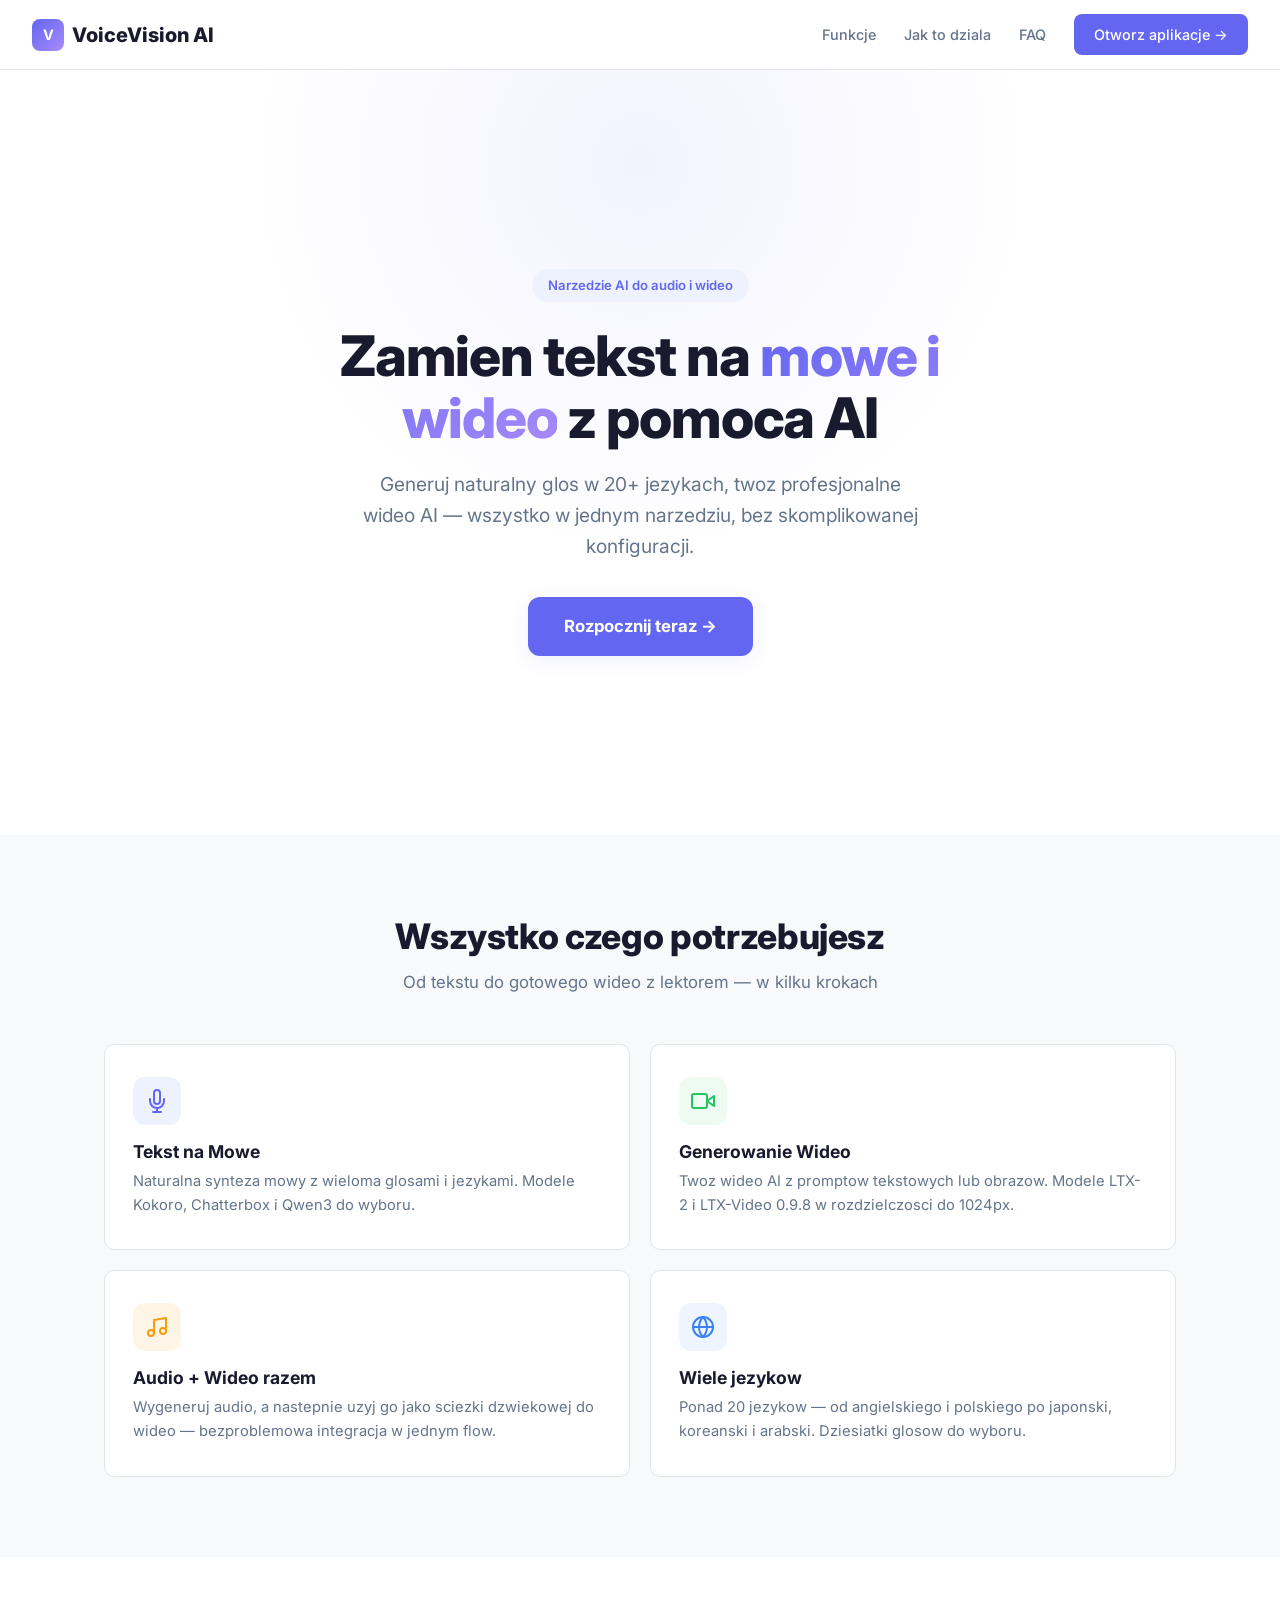
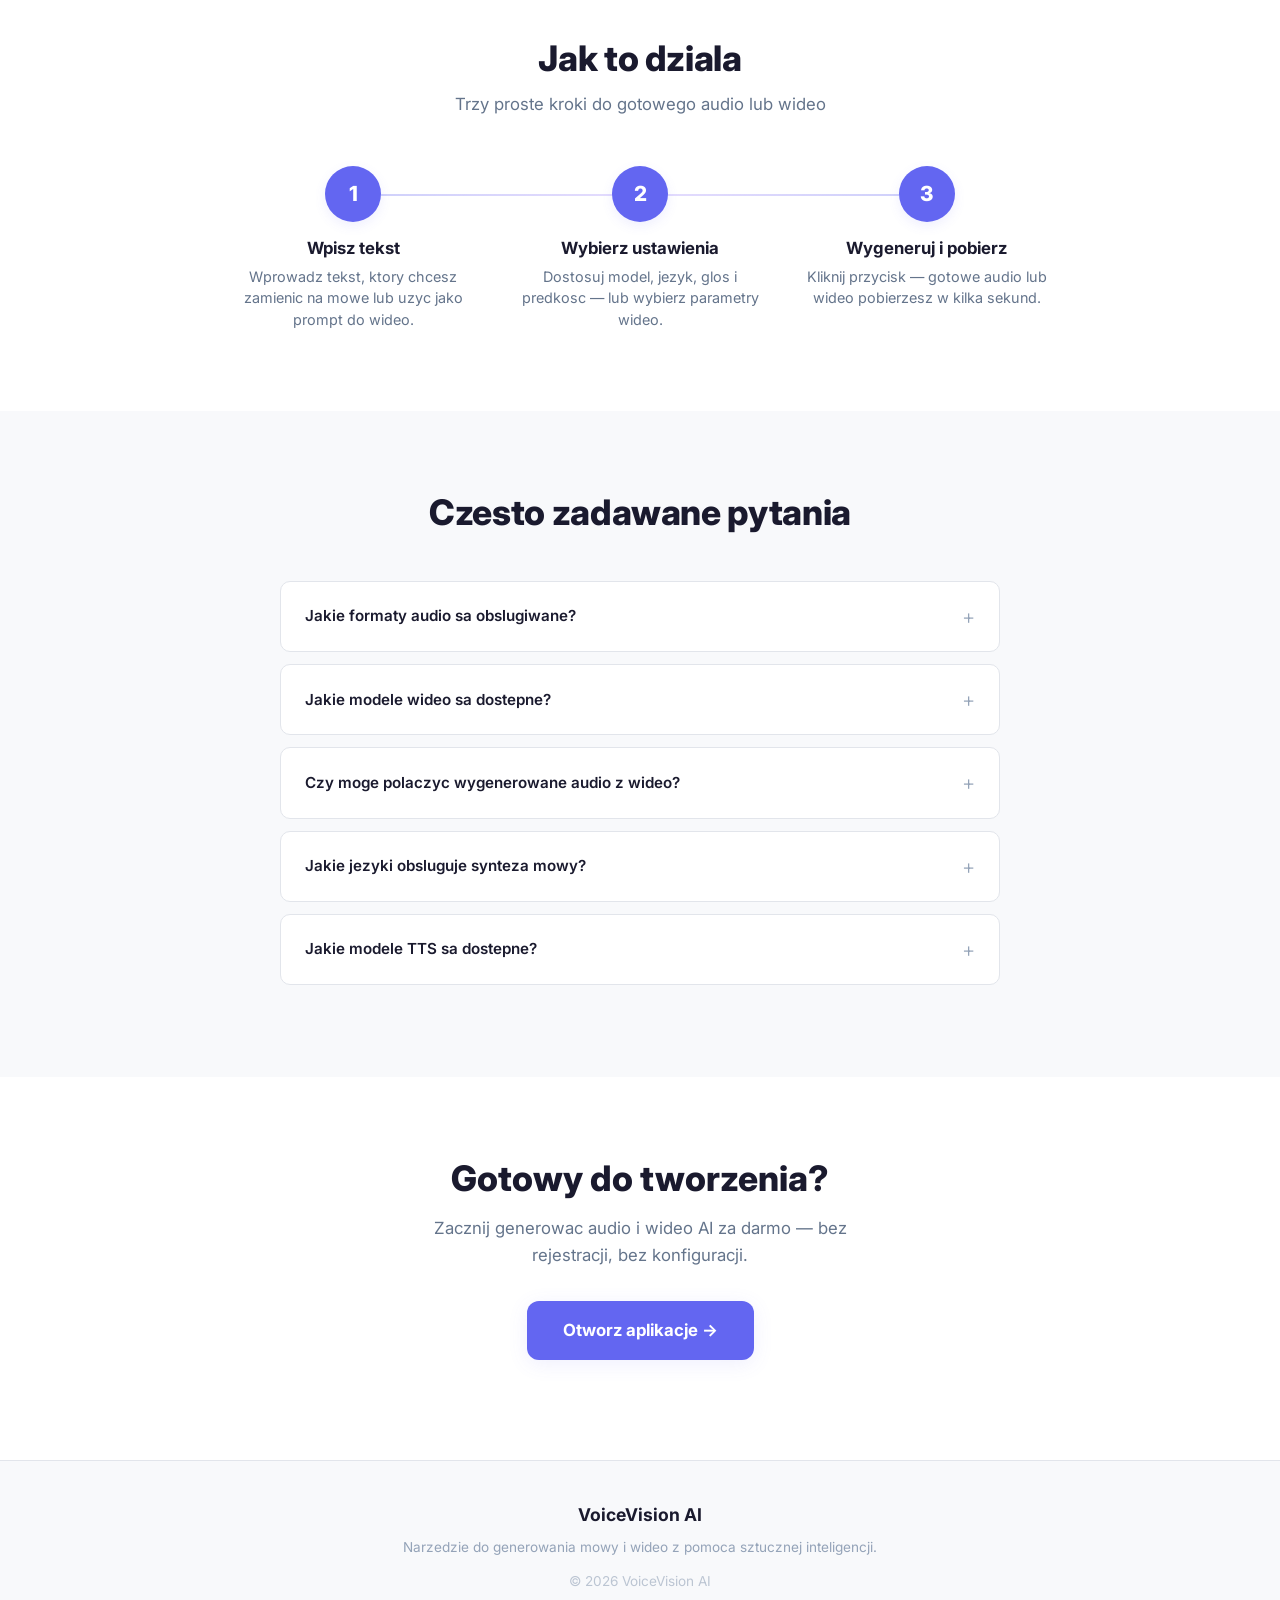
<file: index.html>
<!DOCTYPE html>
<html lang="pl">
<head>
<meta charset="UTF-8">
<meta name="viewport" content="width=device-width, initial-scale=1.0">
<title>VoiceVision AI — Zamien tekst na mowe i wideo z pomoca AI</title>
<link rel="preconnect" href="https://fonts.googleapis.com">
<link rel="preconnect" href="https://fonts.gstatic.com" crossorigin>
<link href="https://fonts.googleapis.com/css2?family=Inter:wght@400;500;600;700;800&display=swap" rel="stylesheet">
<link rel="stylesheet" href="styles/shared.css">
<link rel="stylesheet" href="styles/landing.css">
</head>
<body>

<!-- Navigation -->
<nav class="nav">
  <a href="index.html" class="nav-logo">
    <div class="logo-icon">V</div>
    VoiceVision AI
  </a>
  <button class="nav-hamburger" id="navToggle" aria-label="Menu">
    <span></span><span></span><span></span>
  </button>
  <ul class="nav-links" id="navLinks">
    <li><a href="#features">Funkcje</a></li>
    <li><a href="#how-it-works">Jak to dziala</a></li>
    <li><a href="#faq">FAQ</a></li>
    <li><a href="app.html" class="nav-cta">Otworz aplikacje &rarr;</a></li>
  </ul>
</nav>

<!-- ===== Hero ===== -->
<section class="hero">
  <div class="hero-badge fade-up">Narzedzie AI do audio i wideo</div>
  <h1 class="fade-up">Zamien tekst na <span class="gradient-text">mowe i wideo</span> z pomoca AI</h1>
  <p class="hero-sub fade-up">Generuj naturalny glos w 20+ jezykach, twoz profesjonalne wideo AI — wszystko w jednym narzedziu, bez skomplikowanej konfiguracji.</p>
  <a href="app.html" class="hero-cta fade-up">Rozpocznij teraz &rarr;</a>
</section>

<!-- ===== Features ===== -->
<section class="section section-alt" id="features">
  <div class="container">
    <div class="section-header fade-up">
      <h2>Wszystko czego potrzebujesz</h2>
      <p>Od tekstu do gotowego wideo z lektorem — w kilku krokach</p>
    </div>

    <div class="features-grid">
      <div class="feature-card fade-up">
        <div class="feature-icon indigo">
          <svg width="24" height="24" fill="none" stroke="currentColor" stroke-width="2" stroke-linecap="round" stroke-linejoin="round" style="color:var(--accent)"><path d="M12 1a3 3 0 0 0-3 3v8a3 3 0 0 0 6 0V4a3 3 0 0 0-3-3z"/><path d="M19 10v2a7 7 0 0 1-14 0v-2"/><line x1="12" y1="19" x2="12" y2="23"/><line x1="8" y1="23" x2="16" y2="23"/></svg>
        </div>
        <h3>Tekst na Mowe</h3>
        <p>Naturalna synteza mowy z wieloma glosami i jezykami. Modele Kokoro, Chatterbox i Qwen3 do wyboru.</p>
      </div>

      <div class="feature-card fade-up">
        <div class="feature-icon green">
          <svg width="24" height="24" fill="none" stroke="currentColor" stroke-width="2" stroke-linecap="round" stroke-linejoin="round" style="color:var(--green)"><polygon points="23 7 16 12 23 17 23 7"/><rect x="1" y="5" width="15" height="14" rx="2" ry="2"/></svg>
        </div>
        <h3>Generowanie Wideo</h3>
        <p>Twoz wideo AI z promptow tekstowych lub obrazow. Modele LTX-2 i LTX-Video 0.9.8 w rozdzielczosci do 1024px.</p>
      </div>

      <div class="feature-card fade-up">
        <div class="feature-icon orange">
          <svg width="24" height="24" fill="none" stroke="currentColor" stroke-width="2" stroke-linecap="round" stroke-linejoin="round" style="color:var(--orange)"><path d="M9 18V5l12-2v13"/><circle cx="6" cy="18" r="3"/><circle cx="18" cy="16" r="3"/></svg>
        </div>
        <h3>Audio + Wideo razem</h3>
        <p>Wygeneruj audio, a nastepnie uzyj go jako sciezki dzwiekowej do wideo — bezproblemowa integracja w jednym flow.</p>
      </div>

      <div class="feature-card fade-up">
        <div class="feature-icon blue">
          <svg width="24" height="24" fill="none" stroke="currentColor" stroke-width="2" stroke-linecap="round" stroke-linejoin="round" style="color:#3b82f6"><circle cx="12" cy="12" r="10"/><line x1="2" y1="12" x2="22" y2="12"/><path d="M12 2a15.3 15.3 0 0 1 4 10 15.3 15.3 0 0 1-4 10 15.3 15.3 0 0 1-4-10 15.3 15.3 0 0 1 4-10z"/></svg>
        </div>
        <h3>Wiele jezykow</h3>
        <p>Ponad 20 jezykow — od angielskiego i polskiego po japonski, koreanski i arabski. Dziesiatki glosow do wyboru.</p>
      </div>
    </div>
  </div>
</section>

<!-- ===== How it Works ===== -->
<section class="section" id="how-it-works">
  <div class="container">
    <div class="section-header fade-up">
      <h2>Jak to dziala</h2>
      <p>Trzy proste kroki do gotowego audio lub wideo</p>
    </div>

    <div class="steps-container fade-up">
      <div class="step">
        <div class="step-number">1</div>
        <h3>Wpisz tekst</h3>
        <p>Wprowadz tekst, ktory chcesz zamienic na mowe lub uzyc jako prompt do wideo.</p>
      </div>
      <div class="step">
        <div class="step-number">2</div>
        <h3>Wybierz ustawienia</h3>
        <p>Dostosuj model, jezyk, glos i predkosc — lub wybierz parametry wideo.</p>
      </div>
      <div class="step">
        <div class="step-number">3</div>
        <h3>Wygeneruj i pobierz</h3>
        <p>Kliknij przycisk — gotowe audio lub wideo pobierzesz w kilka sekund.</p>
      </div>
    </div>
  </div>
</section>

<!-- ===== FAQ ===== -->
<section class="section section-alt" id="faq">
  <div class="container">
    <div class="section-header fade-up">
      <h2>Czesto zadawane pytania</h2>
    </div>

    <div class="faq-list">
      <details class="faq-item fade-up">
        <summary>Jakie formaty audio sa obslugiwane?</summary>
        <div class="faq-answer">Generowanie audio obsluguje formaty MP3 i WAV. Do uploadu jako sciezke dzwiekowa do wideo mozesz uzyc MP3, WAV, OGG, AAC, WEBM i FLAC (max 10MB).</div>
      </details>

      <details class="faq-item fade-up">
        <summary>Jakie modele wideo sa dostepne?</summary>
        <div class="faq-answer">Dostepne sa dwa modele: LTX-2 19B (rozdzielczosc do 1024px, 24fps, 49-241 klatek) oraz LTX-Video 0.9.8 (do 768px, 30fps, 30-120 klatek). Mozesz tez wygenerowac obraz jako pierwsza klatke wideo.</div>
      </details>

      <details class="faq-item fade-up">
        <summary>Czy moge polaczyc wygenerowane audio z wideo?</summary>
        <div class="faq-answer">Tak! Wygeneruj audio w zakladce "Generuj Audio", a nastepnie kliknij "Uzyj w tworzeniu wideo" — audio zostanie automatycznie uzyte jako sciezka dzwiekowa. Po wygenerowaniu wideo mozesz je polaczyc i pobrac jako jeden plik.</div>
      </details>

      <details class="faq-item fade-up">
        <summary>Jakie jezyki obsluguje synteza mowy?</summary>
        <div class="faq-answer">Kokoro obsluguje: angielski (US/UK), hiszpanski, francuski, hindi, wloski i portugalski. Chatterbox: 20+ jezykow w tym polski, niemiecki, japonski, koreanski, arabski i wiecej. Qwen3 TTS: 10 jezykow w tym angielski, chinsko, japonski, koreanski.</div>
      </details>

      <details class="faq-item fade-up">
        <summary>Jakie modele TTS sa dostepne?</summary>
        <div class="faq-answer">Kokoro — szybki i naturalny, z wieloma glosami i regulowana predkoscia (0.5-2x). Chatterbox — wielojezyczny z 20+ jezykami. Qwen3 TTS — premium, 10 jezykow z 7 glosami do wyboru.</div>
      </details>
    </div>
  </div>
</section>

<!-- ===== CTA Section ===== -->
<section class="section" style="text-align:center; padding-bottom:100px;">
  <div class="container fade-up">
    <h2 style="font-size:clamp(1.6rem, 3.5vw, 2.2rem); font-weight:800; margin-bottom:16px;">Gotowy do tworzenia?</h2>
    <p style="font-size:1.05rem; color:var(--text-secondary); margin-bottom:32px; max-width:480px; margin-left:auto; margin-right:auto;">Zacznij generowac audio i wideo AI za darmo — bez rejestracji, bez konfiguracji.</p>
    <a href="app.html" class="hero-cta">Otworz aplikacje &rarr;</a>
  </div>
</section>

<!-- ===== Footer ===== -->
<footer class="footer">
  <div class="footer-logo">VoiceVision AI</div>
  <p class="footer-text">Narzedzie do generowania mowy i wideo z pomoca sztucznej inteligencji.</p>
  <p class="footer-text" style="margin-top:12px; opacity:0.6;">&copy; 2026 VoiceVision AI</p>
</footer>

<script>
// Mobile nav toggle
document.getElementById('navToggle').addEventListener('click', () => {
  document.getElementById('navLinks').classList.toggle('open');
});

// Close mobile nav on link click
document.querySelectorAll('.nav-links a').forEach(link => {
  link.addEventListener('click', () => {
    document.getElementById('navLinks').classList.remove('open');
  });
});

// Fade-up animation on scroll
const observer = new IntersectionObserver((entries) => {
  entries.forEach(entry => {
    if (entry.isIntersecting) {
      entry.target.classList.add('visible');
    }
  });
}, { threshold: 0.1, rootMargin: '0px 0px -40px 0px' });

document.querySelectorAll('.fade-up').forEach(el => observer.observe(el));
</script>
</body>
</html>
</file>
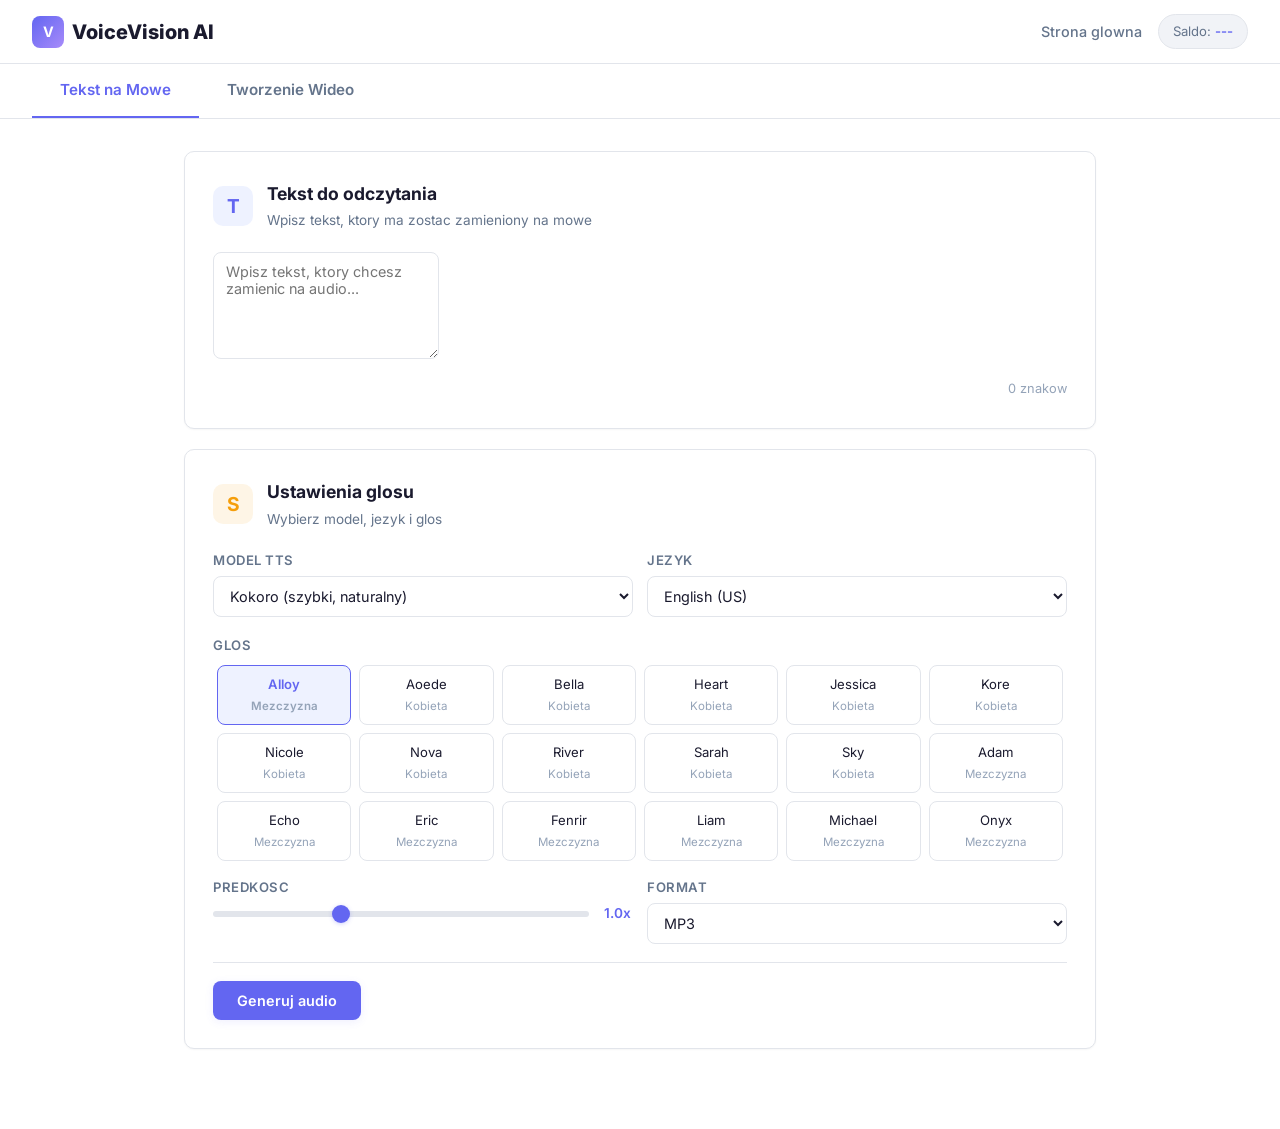
<file: app.html>
<!DOCTYPE html>
<html lang="pl">
<head>
<meta charset="UTF-8">
<meta name="viewport" content="width=device-width, initial-scale=1.0">
<title>VoiceVision AI — Aplikacja</title>
<link rel="preconnect" href="https://fonts.googleapis.com">
<link rel="preconnect" href="https://fonts.gstatic.com" crossorigin>
<link href="https://fonts.googleapis.com/css2?family=Inter:wght@400;500;600;700;800&display=swap" rel="stylesheet">
<link rel="stylesheet" href="styles/shared.css">
<link rel="stylesheet" href="styles/app.css">
</head>
<body>

<!-- Navigation -->
<nav class="nav">
  <a href="index.html" class="nav-logo">
    <div class="logo-icon">V</div>
    VoiceVision AI
  </a>
  <div class="nav-right" style="display:flex; align-items:center; gap:16px;">
    <a href="index.html" style="font-size:0.9rem; font-weight:500; color:var(--text-secondary);">Strona glowna</a>
    <div class="balance-badge">Saldo: <span id="balanceVal">...</span></div>
  </div>
</nav>

<!-- Tabs -->
<div class="tabs">
  <div class="tab active" data-tab="tts">Tekst na Mowe</div>
  <div class="tab" data-tab="video">Tworzenie Wideo</div>
</div>

<div class="main">

  <!-- ============================================ -->
  <!-- TAB: Text to Speech                          -->
  <!-- ============================================ -->
  <div class="tab-content active" id="tab-tts">

    <!-- TTS: Text input -->
    <div class="card" id="ttsCard1">
      <div class="card-header">
        <div class="card-icon purple">T</div>
        <div>
          <div class="card-title">Tekst do odczytania</div>
          <div class="card-desc">Wpisz tekst, ktory ma zostac zamieniony na mowe</div>
        </div>
      </div>
      <textarea id="ttsText" placeholder="Wpisz tekst, ktory chcesz zamienic na audio..." rows="5"></textarea>
      <div style="margin-top:8px; text-align:right;">
        <span style="font-size:0.8rem; color:var(--text-muted);" id="ttsCharCount">0 znakow</span>
      </div>
    </div>

    <!-- TTS: Model & settings -->
    <div class="card" id="ttsCard2">
      <div class="card-header">
        <div class="card-icon orange">S</div>
        <div>
          <div class="card-title">Ustawienia glosu</div>
          <div class="card-desc">Wybierz model, jezyk i glos</div>
        </div>
      </div>

      <div class="form-grid">
        <div class="form-group">
          <label class="form-label">Model TTS</label>
          <select id="ttsModel">
            <option value="Kokoro">Kokoro (szybki, naturalny)</option>
            <option value="Chatterbox">Chatterbox (wielojezyczny)</option>
            <option value="Qwen3_TTS_12Hz_1_7B_CustomVoice">Qwen3 TTS (premium)</option>
          </select>
        </div>
        <div class="form-group">
          <label class="form-label">Jezyk</label>
          <select id="ttsLang"></select>
        </div>
      </div>

      <div class="form-group" style="margin-bottom:16px;">
        <label class="form-label">Glos</label>
        <div class="voice-grid" id="voiceGrid"></div>
      </div>

      <div class="form-grid">
        <div class="form-group">
          <label class="form-label">Predkosc</label>
          <div class="range-row">
            <input type="range" id="ttsSpeed" min="0.5" max="2" step="0.1" value="1">
            <span class="range-val" id="ttsSpeedVal">1.0x</span>
          </div>
        </div>
        <div class="form-group">
          <label class="form-label">Format</label>
          <select id="ttsFormat">
            <option value="mp3">MP3</option>
            <option value="wav">WAV</option>
          </select>
        </div>
      </div>

      <hr class="divider">

      <div class="btn-row">
        <button class="btn btn-primary" id="ttsGenerateBtn">Generuj audio</button>
      </div>

      <div id="ttsStatus"></div>
      <div id="ttsError"></div>

      <div class="result-box" id="ttsResult">
        <audio controls id="ttsAudioEl"></audio>
        <div class="result-actions">
          <a class="btn btn-secondary btn-sm" id="ttsDownloadBtn" download>Pobierz audio</a>
          <button class="btn btn-success btn-sm" id="ttsUseInVideoBtn">Uzyj w tworzeniu wideo &rarr;</button>
        </div>
      </div>
    </div>
  </div>

  <!-- ============================================ -->
  <!-- TAB: Video Creation                          -->
  <!-- ============================================ -->
  <div class="tab-content" id="tab-video">

    <!-- Step 1: Audio source (soundtrack) -->
    <div class="card" id="vidCard1">
      <div class="card-header">
        <div class="card-icon green">1</div>
        <div>
          <div class="card-title">Sciezka dzwiekowa</div>
          <div class="card-desc">Wgraj audio lub uzyj wygenerowanego w zakladce "Generuj Audio" — bedzie dzwiekiem wideo</div>
        </div>
      </div>

      <!-- Generated audio notice -->
      <div id="generatedAudioNotice" style="display:none; margin-bottom:14px;" class="success-msg">
        Uzywasz wygenerowanego audio. <button class="btn btn-sm btn-secondary" id="clearGeneratedAudio" style="margin-left:8px;">Usun</button>
      </div>

      <div class="upload-area" id="uploadArea">
        <input type="file" id="audioInput" accept=".mp3,.wav,.ogg,.aac,.webm,.flac">
        <div class="upload-icon">&#127925;</div>
        <div class="upload-text">Kliknij lub przeciagnij plik audio<br><small>MP3, WAV, OGG, AAC, WEBM, FLAC (max 10MB)</small></div>
        <div class="upload-filename" id="fileName" style="display:none"></div>
      </div>

      <div class="audio-preview" id="audioPreview">
        <audio controls id="audioEl"></audio>
      </div>

      <div id="transcribeError"></div>
    </div>

    <!-- Step 2: Prompt -->
    <div class="card disabled" id="vidCard2">
      <div class="card-header">
        <div class="card-icon purple">2</div>
        <div>
          <div class="card-title">Opis wizualny (prompt)</div>
          <div class="card-desc">Opisz co chcesz ZOBACZYC na wideo — sceny, postacie, tlo, styl</div>
        </div>
      </div>
      <textarea id="videoPrompt" placeholder="Np. Animowany krajobraz gorski o zachodzie slonca, kamera powoli leci nad dolina, cieplde kolory, styl filmowy..."></textarea>
    </div>

    <!-- Step 3: Settings -->
    <div class="card disabled" id="vidCard3">
      <div class="card-header">
        <div class="card-icon blue">3</div>
        <div>
          <div class="card-title">Ustawienia wideo</div>
          <div class="card-desc">Wybierz model, rozdzielczosc i parametry generowania</div>
        </div>
      </div>

      <div class="form-grid">
        <div class="form-group">
          <label class="form-label">Model wideo</label>
          <select id="videoModel">
            <option value="Ltx2_19B_Dist_FP8">LTX-2 19B (do 1024px, 24fps)</option>
            <option value="Ltxv_13B_0_9_8_Distilled_FP8">LTX-Video 0.9.8 (do 768px, 30fps)</option>
          </select>
        </div>
        <div class="form-group">
          <label class="form-label">Rozdzielczosc</label>
          <select id="resolution">
            <option value="768x768">768 x 768</option>
            <option value="768x512">768 x 512 (landscape)</option>
            <option value="512x768">512 x 768 (portrait)</option>
            <option value="512x512">512 x 512</option>
            <option value="1024x576">1024 x 576 (wide, LTX-2)</option>
            <option value="576x1024">576 x 1024 (tall, LTX-2)</option>
          </select>
        </div>
      </div>
      <div class="form-grid">
        <div class="form-group">
          <label class="form-label">Klatki</label>
          <input type="number" id="frames" value="120" min="30" max="241">
        </div>
        <div class="form-group">
          <label class="form-label">Seed (-1 = losowy)</label>
          <input type="number" id="seed" value="-1" min="-1">
        </div>
      </div>

      <div class="checkbox-row">
        <input type="checkbox" id="useFirstFrame">
        <label for="useFirstFrame">Wygeneruj obraz jako pierwsza klatke (img2video)</label>
      </div>

      <div id="imgModelGroup" style="display:none;">
        <div class="form-grid">
          <div class="form-group">
            <label class="form-label">Model obrazu</label>
            <select id="imgModel">
              <option value="Flux1schnell">FLUX.1 Schnell</option>
              <option value="ZImageTurbo_INT8">Z-Image Turbo</option>
              <option value="Flux_2_Klein_4B_BF16">FLUX.2 Klein</option>
            </select>
          </div>
          <div class="form-group">
            <label class="form-label">Prompt obrazu (opcjonalny)</label>
            <input type="text" id="imgPrompt" placeholder="Jesli pusty, uzyje promptu wideo">
          </div>
        </div>
      </div>

      <hr class="divider">

      <div class="btn-row">
        <button class="btn btn-primary" id="generateBtn">Generuj wideo</button>
      </div>

      <div id="generateStatus"></div>
      <div id="generateError"></div>

      <div class="result-box" id="videoResult">
        <div id="generatedImg"></div>
        <div id="generatedVideo"></div>
        <div id="mergeStatus"></div>
        <div class="result-actions" id="videoActions"></div>
      </div>
    </div>
  </div>

</div>

<script>
// ============================
// Config
// ============================
const API_BASE = 'https://api.deapi.ai';
const API_KEY = '6926|URj9aa5gUk1SgNm85iJzM3Wiba7WkReZox973JmT436bcb00';
const headers = { 'Authorization': `Bearer ${API_KEY}` };
const jsonHeaders = { ...headers, 'Content-Type': 'application/json' };

// ============================
// Model data (from API)
// ============================
const TTS_MODELS = {
  Kokoro: {
    maxSpeed: 2, minSpeed: 0.5,
    languages: [
      { name: 'English (US)', slug: 'en-us', voices: [
        {n:'Alloy',s:'af_alloy',g:'M'},{n:'Aoede',s:'af_aoede',g:'F'},{n:'Bella',s:'af_bella',g:'F'},
        {n:'Heart',s:'af_heart',g:'F'},{n:'Jessica',s:'af_jessica',g:'F'},{n:'Kore',s:'af_kore',g:'F'},
        {n:'Nicole',s:'af_nicole',g:'F'},{n:'Nova',s:'af_nova',g:'F'},{n:'River',s:'af_river',g:'F'},
        {n:'Sarah',s:'af_sarah',g:'F'},{n:'Sky',s:'af_sky',g:'F'},
        {n:'Adam',s:'am_adam',g:'M'},{n:'Echo',s:'am_echo',g:'M'},{n:'Eric',s:'am_eric',g:'M'},
        {n:'Fenrir',s:'am_fenrir',g:'M'},{n:'Liam',s:'am_liam',g:'M'},{n:'Michael',s:'am_michael',g:'M'},
        {n:'Onyx',s:'am_onyx',g:'M'},{n:'Puck',s:'am_puck',g:'M'},{n:'Santa',s:'am_santa',g:'M'}
      ]},
      { name: 'English (GB)', slug: 'en-gb', voices: [
        {n:'Alice',s:'bf_alice',g:'F'},{n:'Emma',s:'bf_emma',g:'F'},{n:'Isabella',s:'bf_isabella',g:'F'},
        {n:'Lily',s:'bf_lily',g:'F'},{n:'Daniel',s:'bm_daniel',g:'M'},{n:'Fable',s:'bm_fable',g:'M'},
        {n:'George',s:'bm_george',g:'M'},{n:'Lewis',s:'bm_lewis',g:'M'}
      ]},
      { name: 'Espanol', slug: 'es', voices: [
        {n:'Dora',s:'ef_dora',g:'F'},{n:'Alex',s:'em_alex',g:'M'},{n:'Santa',s:'em_santa',g:'M'}
      ]},
      { name: 'Francais', slug: 'fr-fr', voices: [{n:'Siwis',s:'ff_siwis',g:'F'}] },
      { name: 'Hindi', slug: 'hi', voices: [
        {n:'Alpha',s:'hf_alpha',g:'F'},{n:'Beta',s:'hf_beta',g:'F'},
        {n:'Omega',s:'hm_omega',g:'M'},{n:'Psi',s:'hm_psi',g:'M'}
      ]},
      { name: 'Italiano', slug: 'it', voices: [{n:'Sara',s:'if_sara',g:'F'},{n:'Nicola',s:'im_nicola',g:'M'}] },
      { name: 'Portugues (BR)', slug: 'pt-br', voices: [
        {n:'Dora',s:'pf_dora',g:'F'},{n:'Alex',s:'pm_alex',g:'M'},{n:'Santa',s:'pm_santa',g:'M'}
      ]}
    ]
  },
  Chatterbox: {
    maxSpeed: 1, minSpeed: 1,
    languages: [
      {name:'English',slug:'en'},{name:'Arabic',slug:'ar'},{name:'Danish',slug:'da'},{name:'German',slug:'de'},
      {name:'Spanish',slug:'es'},{name:'Finnish',slug:'fi'},{name:'French',slug:'fr'},{name:'Hebrew',slug:'he'},
      {name:'Hindi',slug:'hi'},{name:'Italian',slug:'it'},{name:'Japanese',slug:'ja'},{name:'Korean',slug:'ko'},
      {name:'Dutch',slug:'nl'},{name:'Norwegian',slug:'no'},{name:'Polish',slug:'pl'},{name:'Portuguese',slug:'pt'},
      {name:'Russian',slug:'ru'},{name:'Swedish',slug:'sv'},{name:'Turkish',slug:'tr'},{name:'Chinese',slug:'zh'}
    ].map(l => ({ ...l, voices: [{n:'Default',s:'default',g:'M'}] }))
  },
  Qwen3_TTS_12Hz_1_7B_CustomVoice: {
    maxSpeed: 1, minSpeed: 1,
    languages: ['English','Chinese','Japanese','Korean','German','French','Russian','Portuguese','Spanish','Italian']
      .map(name => ({
        name, slug: name,
        voices: [
          {n:'Vivian',s:'Vivian',g:'F'},{n:'Serena',s:'Serena',g:'F'},{n:'Dylan',s:'Dylan',g:'M'},
          {n:'Eric',s:'Eric',g:'M'},{n:'Aiden',s:'Aiden',g:'M'},{n:'Ono_Anna',s:'Ono_Anna',g:'F'},
          {n:'Sohee',s:'Sohee',g:'F'}
        ]
      }))
  }
};

// ============================
// State
// ============================
let audioFile = null;
let generatedAudioUrl = null;
let generatedAudioBlob = null;
let selectedVoice = null;

// ============================
// Tabs
// ============================
document.querySelectorAll('.tab').forEach(tab => {
  tab.addEventListener('click', () => {
    document.querySelectorAll('.tab').forEach(t => t.classList.remove('active'));
    document.querySelectorAll('.tab-content').forEach(c => c.classList.remove('active'));
    tab.classList.add('active');
    document.getElementById('tab-' + tab.dataset.tab).classList.add('active');
  });
});

// ============================
// Balance
// ============================
async function fetchBalance() {
  try {
    const res = await fetch(`${API_BASE}/api/v1/client/balance`, { headers });
    const data = await res.json();
    document.getElementById('balanceVal').textContent = `$${data.data.balance.toFixed(2)}`;
  } catch {
    document.getElementById('balanceVal').textContent = '---';
  }
}
fetchBalance();

// ============================
// TTS Section
// ============================
const ttsText = document.getElementById('ttsText');
const ttsModel = document.getElementById('ttsModel');
const ttsLang = document.getElementById('ttsLang');
const ttsSpeed = document.getElementById('ttsSpeed');
const ttsSpeedVal = document.getElementById('ttsSpeedVal');
const voiceGrid = document.getElementById('voiceGrid');

ttsText.addEventListener('input', () => {
  document.getElementById('ttsCharCount').textContent = ttsText.value.length + ' znakow';
});

ttsSpeed.addEventListener('input', () => {
  ttsSpeedVal.textContent = parseFloat(ttsSpeed.value).toFixed(1) + 'x';
});

ttsModel.addEventListener('change', updateTTSLangs);
ttsLang.addEventListener('change', updateTTSVoices);

function updateTTSLangs() {
  const model = TTS_MODELS[ttsModel.value];
  if (!model) return;

  // Update speed range
  ttsSpeed.min = model.minSpeed;
  ttsSpeed.max = model.maxSpeed;
  if (parseFloat(ttsSpeed.value) > model.maxSpeed) ttsSpeed.value = model.maxSpeed;
  if (parseFloat(ttsSpeed.value) < model.minSpeed) ttsSpeed.value = model.minSpeed;
  ttsSpeedVal.textContent = parseFloat(ttsSpeed.value).toFixed(1) + 'x';

  ttsLang.innerHTML = model.languages.map(l =>
    `<option value="${l.slug}">${l.name}</option>`
  ).join('');
  updateTTSVoices();
}

function updateTTSVoices() {
  const model = TTS_MODELS[ttsModel.value];
  if (!model) return;
  const lang = model.languages.find(l => l.slug === ttsLang.value);
  if (!lang) return;

  selectedVoice = null;
  voiceGrid.innerHTML = lang.voices.map(v =>
    `<div class="voice-chip" data-voice="${v.s}">
      ${v.n}<br><span class="gender">${v.g === 'F' ? 'Kobieta' : 'Mezczyzna'}</span>
    </div>`
  ).join('');

  voiceGrid.querySelectorAll('.voice-chip').forEach(chip => {
    chip.addEventListener('click', () => {
      voiceGrid.querySelectorAll('.voice-chip').forEach(c => c.classList.remove('selected'));
      chip.classList.add('selected');
      selectedVoice = chip.dataset.voice;
    });
  });

  // Auto-select first
  if (lang.voices.length) {
    voiceGrid.querySelector('.voice-chip').click();
  }
}

updateTTSLangs();

// TTS Generate
document.getElementById('ttsGenerateBtn').addEventListener('click', async () => {
  const text = ttsText.value.trim();
  if (!text) { showError('ttsError', 'Wpisz tekst'); return; }
  if (text.length < 10) { showError('ttsError', 'Tekst za krotki (min. 10 znakow). Dluzszy tekst = dluzsze audio.'); return; }
  if (!selectedVoice) { showError('ttsError', 'Wybierz glos'); return; }

  const btn = document.getElementById('ttsGenerateBtn');
  btn.disabled = true;
  clearError('ttsError');
  document.getElementById('ttsResult').classList.remove('visible');

  try {
    showStatus('ttsStatus', 'Wysylanie...');

    const body = {
      text,
      model: ttsModel.value,
      voice: selectedVoice,
      lang: ttsLang.value,
      speed: parseFloat(ttsSpeed.value),
      format: document.getElementById('ttsFormat').value,
      sample_rate: 24000
    };

    const res = await fetch(`${API_BASE}/api/v1/client/txt2audio`, {
      method: 'POST', headers: jsonHeaders, body: JSON.stringify(body)
    });
    const data = await res.json();
    if (!res.ok) throw new Error(data.message || JSON.stringify(data));

    showStatus('ttsStatus', 'Generowanie audio...');
    const result = await pollResult(data.data.request_id, 'ttsStatus');
    const url = typeof result === 'string' ? result : result.url || result.result_url;

    generatedAudioUrl = url;

    // Fetch blob for later use
    const audioRes = await fetch(url);
    generatedAudioBlob = await audioRes.blob();

    document.getElementById('ttsAudioEl').src = url;
    document.getElementById('ttsDownloadBtn').href = url;
    document.getElementById('ttsResult').classList.add('visible');
    clearStatus('ttsStatus');
    fetchBalance();
  } catch (err) {
    showError('ttsError', 'Blad: ' + err.message);
    clearStatus('ttsStatus');
  } finally {
    btn.disabled = false;
  }
});

// Use generated audio in video tab
document.getElementById('ttsUseInVideoBtn').addEventListener('click', () => {
  if (!generatedAudioBlob) return;

  const ext = document.getElementById('ttsFormat').value;
  audioFile = new File([generatedAudioBlob], `generated.${ext}`, { type: `audio/${ext}` });
  audioSourceUrl = generatedAudioUrl;

  // Switch to video tab
  document.querySelector('.tab[data-tab="video"]').click();

  // Show notice
  document.getElementById('generatedAudioNotice').style.display = 'block';
  document.getElementById('uploadArea').style.display = 'none';

  // Set audio player
  document.getElementById('audioEl').src = generatedAudioUrl;
  document.getElementById('audioPreview').style.display = 'block';

  // Enable prompt and settings
  enableCard('vidCard2');
  enableCard('vidCard3');
});

document.getElementById('clearGeneratedAudio').addEventListener('click', () => {
  audioFile = null;
  audioSourceUrl = null;
  generatedAudioUrl = null;
  generatedAudioBlob = null;
  document.getElementById('generatedAudioNotice').style.display = 'none';
  document.getElementById('uploadArea').style.display = '';
  document.getElementById('audioPreview').style.display = 'none';
  document.getElementById('vidCard2').classList.add('disabled');
  document.getElementById('vidCard3').classList.add('disabled');
});

// ============================
// Video Section
// ============================
const uploadArea = document.getElementById('uploadArea');
const audioInput = document.getElementById('audioInput');
let audioSourceUrl = null; // URL of the audio to use as soundtrack

uploadArea.addEventListener('click', () => audioInput.click());
uploadArea.addEventListener('dragover', e => { e.preventDefault(); uploadArea.classList.add('dragover'); });
uploadArea.addEventListener('dragleave', () => uploadArea.classList.remove('dragover'));
uploadArea.addEventListener('drop', e => {
  e.preventDefault();
  uploadArea.classList.remove('dragover');
  if (e.dataTransfer.files.length) handleAudioFile(e.dataTransfer.files[0]);
});
audioInput.addEventListener('change', () => { if (audioInput.files.length) handleAudioFile(audioInput.files[0]); });

function handleAudioFile(file) {
  if (file.size > 10 * 1024 * 1024) {
    showError('transcribeError', 'Plik za duzy (max 10MB)');
    return;
  }
  audioFile = file;
  audioSourceUrl = URL.createObjectURL(file);
  uploadArea.classList.add('has-file');
  document.getElementById('fileName').textContent = file.name;
  document.getElementById('fileName').style.display = 'block';
  document.getElementById('audioEl').src = audioSourceUrl;
  document.getElementById('audioPreview').style.display = 'block';
  enableCard('vidCard2');
  enableCard('vidCard3');
  clearError('transcribeError');
}

// First frame toggle
document.getElementById('useFirstFrame').addEventListener('change', e => {
  document.getElementById('imgModelGroup').style.display = e.target.checked ? 'block' : 'none';
});

// Generate video
let lastVideoUrl = null;

document.getElementById('generateBtn').addEventListener('click', async () => {
  const prompt = document.getElementById('videoPrompt').value.trim();
  if (!prompt) { showError('generateError', 'Wpisz prompt — opisz co chcesz zobaczyc na wideo'); return; }

  const btn = document.getElementById('generateBtn');
  btn.disabled = true;
  clearError('generateError');
  document.getElementById('videoResult').classList.remove('visible');
  lastVideoUrl = null;

  try {
    let firstFrameUrl = null;

    if (document.getElementById('useFirstFrame').checked) {
      showStatus('generateStatus', 'Generowanie pierwszej klatki...');
      const imgPromptText = document.getElementById('imgPrompt').value.trim() || prompt;
      const imgModel = document.getElementById('imgModel').value;
      const [w, h] = getResolution();

      const imgRes = await fetch(`${API_BASE}/api/v1/client/txt2img`, {
        method: 'POST', headers: jsonHeaders,
        body: JSON.stringify({
          prompt: imgPromptText, model: imgModel,
          width: Math.min(w, imgModel === 'Flux_2_Klein_4B_BF16' ? 1536 : 2048),
          height: Math.min(h, imgModel === 'Flux_2_Klein_4B_BF16' ? 1536 : 2048),
          guidance: 3.5, steps: 4, seed: getSeed()
        })
      });
      const imgData = await imgRes.json();
      if (!imgRes.ok) throw new Error(imgData.message || JSON.stringify(imgData));

      const imgResult = await pollResult(imgData.data.request_id, 'generateStatus');
      firstFrameUrl = typeof imgResult === 'string' ? imgResult : imgResult.url || imgResult.result_url;

      if (firstFrameUrl) {
        document.getElementById('generatedImg').innerHTML = `<img src="${firstFrameUrl}" alt="Pierwsza klatka">`;
        document.getElementById('videoResult').classList.add('visible');
      }
    }

    showStatus('generateStatus', 'Generowanie wideo...');
    const model = document.getElementById('videoModel').value;
    const [width, height] = getResolution();
    const frames = parseInt(document.getElementById('frames').value);
    const seed = getSeed();

    const isLtx2 = model === 'Ltx2_19B_Dist_FP8';
    const fps = isLtx2 ? 24 : 30;
    const steps = isLtx2 ? 8 : 1;

    let videoRes;
    if (firstFrameUrl) {
      const imgBlob = await (await fetch(firstFrameUrl)).blob();
      const form = new FormData();
      form.append('first_frame_image', imgBlob, 'frame.png');
      form.append('prompt', prompt);
      form.append('model', model);
      form.append('width', width);
      form.append('height', height);
      form.append('frames', frames);
      form.append('fps', fps);
      form.append('seed', seed);
      form.append('guidance', 1);
      form.append('steps', steps);
      videoRes = await fetch(`${API_BASE}/api/v1/client/img2video`, { method: 'POST', headers, body: form });
    } else {
      const form = new FormData();
      form.append('prompt', prompt);
      form.append('model', model);
      form.append('width', width);
      form.append('height', height);
      form.append('guidance', 1);
      form.append('steps', steps);
      form.append('frames', frames);
      form.append('fps', fps);
      form.append('seed', seed);
      videoRes = await fetch(`${API_BASE}/api/v1/client/txt2video`, { method: 'POST', headers, body: form });
    }

    const videoData = await videoRes.json();
    if (!videoRes.ok) throw new Error(videoData.message || JSON.stringify(videoData));

    const videoResult = await pollResult(videoData.data.request_id, 'generateStatus');
    lastVideoUrl = typeof videoResult === 'string' ? videoResult : videoResult.url || videoResult.result_url;

    // Show result with synced audio if available
    showVideoResult(lastVideoUrl);
    clearStatus('generateStatus');
    fetchBalance();
  } catch (err) {
    showError('generateError', 'Blad: ' + err.message);
    clearStatus('generateStatus');
  } finally {
    btn.disabled = false;
  }
});

function showVideoResult(videoUrl) {
  const hasAudio = !!audioSourceUrl;
  const videoEl = document.createElement('video');

  if (hasAudio) {
    // Synced playback: video muted, audio plays alongside
    document.getElementById('generatedVideo').innerHTML = `
      <div style="position:relative;">
        <video id="resultVideo" src="${videoUrl}" style="max-width:100%; border-radius:10px;"></video>
        <audio id="resultAudio" src="${audioSourceUrl}"></audio>
      </div>
      <div style="margin-top:12px; display:flex; align-items:center; justify-content:center; gap:12px;">
        <button class="btn btn-secondary btn-sm" id="playBothBtn">&#9654; Odtworz z audio</button>
        <button class="btn btn-secondary btn-sm" id="stopBothBtn">&#9632; Stop</button>
      </div>
    `;

    const rv = document.getElementById('resultVideo');
    const ra = document.getElementById('resultAudio');
    rv.muted = true;

    document.getElementById('playBothBtn').addEventListener('click', () => {
      rv.currentTime = 0;
      ra.currentTime = 0;
      rv.play();
      ra.play();
    });
    document.getElementById('stopBothBtn').addEventListener('click', () => {
      rv.pause(); rv.currentTime = 0;
      ra.pause(); ra.currentTime = 0;
    });

    // Build action buttons
    let actionsHtml = `
      <a class="btn btn-secondary btn-sm" href="${videoUrl}" download target="_blank">Pobierz wideo (bez audio)</a>
      <button class="btn btn-primary btn-sm" id="mergeBtn">Polacz audio + wideo i pobierz</button>
    `;
    document.getElementById('videoActions').innerHTML = actionsHtml;
    document.getElementById('mergeBtn').addEventListener('click', () => mergeAndDownload(videoUrl, audioSourceUrl));
  } else {
    document.getElementById('generatedVideo').innerHTML = `<video controls src="${videoUrl}" autoplay loop style="max-width:100%; border-radius:10px;"></video>`;
    document.getElementById('videoActions').innerHTML =
      `<a class="btn btn-secondary btn-sm" href="${videoUrl}" download target="_blank">Pobierz wideo</a>`;
  }

  document.getElementById('videoResult').classList.add('visible');
}

// Merge audio + video using canvas + MediaRecorder
async function mergeAndDownload(videoUrl, audUrl) {
  showStatus('mergeStatus', 'Laczenie audio i wideo — odtwarzanie w tle...');
  try {
    const video = document.createElement('video');
    video.crossOrigin = 'anonymous';
    video.src = videoUrl;
    video.muted = true;

    const audio = document.createElement('audio');
    audio.crossOrigin = 'anonymous';
    audio.src = audUrl;

    await Promise.all([
      new Promise((res, rej) => { video.oncanplay = res; video.onerror = rej; }),
      new Promise((res, rej) => { audio.oncanplay = res; audio.onerror = rej; })
    ]);

    const canvas = document.createElement('canvas');
    canvas.width = video.videoWidth;
    canvas.height = video.videoHeight;
    const ctx = canvas.getContext('2d');

    const audioCtx = new AudioContext();
    const source = audioCtx.createMediaElementSource(audio);
    const dest = audioCtx.createMediaStreamDestination();
    source.connect(dest);

    const canvasStream = canvas.captureStream(30);
    const combined = new MediaStream([
      ...canvasStream.getVideoTracks(),
      ...dest.stream.getAudioTracks()
    ]);

    const recorder = new MediaRecorder(combined, {
      mimeType: MediaRecorder.isTypeSupported('video/webm;codecs=vp9,opus')
        ? 'video/webm;codecs=vp9,opus'
        : 'video/webm'
    });
    const chunks = [];
    recorder.ondataavailable = e => { if (e.data.size) chunks.push(e.data); };

    const done = new Promise(resolve => {
      recorder.onstop = () => resolve(new Blob(chunks, { type: 'video/webm' }));
    });

    recorder.start();
    video.currentTime = 0;
    audio.currentTime = 0;
    video.play();
    audio.play();

    function draw() {
      if (video.ended || video.paused) {
        audio.pause();
        recorder.stop();
        audioCtx.close();
        return;
      }
      ctx.drawImage(video, 0, 0, canvas.width, canvas.height);
      requestAnimationFrame(draw);
    }
    draw();

    video.onended = () => {
      audio.pause();
      if (recorder.state === 'recording') recorder.stop();
      audioCtx.close();
    };

    const blob = await done;
    const url = URL.createObjectURL(blob);
    const a = document.createElement('a');
    a.href = url;
    a.download = 'video_z_audio.webm';
    a.click();
    URL.revokeObjectURL(url);
    clearStatus('mergeStatus');
    showStatus('mergeStatus', 'Gotowe! Plik pobrany.');
    setTimeout(() => clearStatus('mergeStatus'), 3000);
  } catch (err) {
    showError('mergeStatus', 'Blad laczenia: ' + err.message + '. Sprobuj recznie polaczyc pliki.');
  }
}

// ============================
// Shared utilities
// ============================
async function pollResult(requestId, statusElId) {
  for (let i = 0; i < 300; i++) {
    await new Promise(r => setTimeout(r, 2000));
    const res = await fetch(`${API_BASE}/api/v1/client/request-status/${requestId}`, { headers });
    const data = await res.json();
    const status = data.data?.status;

    if (status === 'done') return data.data.result_url || data.data.result || data.data;
    if (status === 'error') throw new Error(data.data?.error || 'Zadanie zakonczylo sie bledem');

    const pct = data.data?.progress || 0;
    showStatus(statusElId, `Status: ${status}${pct ? ` (${pct}%)` : ''}...`, pct);
  }
  throw new Error('Timeout');
}

function getResolution() {
  return document.getElementById('resolution').value.split('x').map(Number);
}

function getSeed() {
  const s = parseInt(document.getElementById('seed').value);
  return s === -1 ? Math.floor(Math.random() * 999999999) : s;
}

function enableCard(id) { document.getElementById(id).classList.remove('disabled'); }

function showStatus(elId, text, pct) {
  document.getElementById(elId).innerHTML = `
    <div class="progress-wrap">
      <div class="status-text"><span class="spinner"></span> ${text}</div>
      <div class="progress-bar-bg"><div class="progress-bar-fill" style="width:${pct || 5}%"></div></div>
    </div>`;
}
function clearStatus(elId) { document.getElementById(elId).innerHTML = ''; }
function showError(elId, msg) { document.getElementById(elId).innerHTML = `<div class="error-msg">${msg}</div>`; }
function clearError(elId) { document.getElementById(elId).innerHTML = ''; }
</script>
</body>
</html>
</file>
<file: styles/shared.css>
/* ===== Reset & Box Sizing ===== */
*, *::before, *::after { box-sizing: border-box; margin: 0; padding: 0; }

/* ===== Design Tokens ===== */
:root {
  --bg: #ffffff;
  --bg-subtle: #f8f9fb;
  --surface: #ffffff;
  --surface-raised: #f1f3f7;
  --border: #e2e5eb;
  --border-hover: #c8cdd6;
  --text: #1a1a2e;
  --text-secondary: #64748b;
  --text-muted: #94a3b8;
  --accent: #6366f1;
  --accent-hover: #4f46e5;
  --accent-light: #eef2ff;
  --accent-glow: rgba(99, 102, 241, 0.10);
  --green: #22c55e;
  --green-light: rgba(34, 197, 94, 0.08);
  --red: #ef4444;
  --red-light: rgba(239, 68, 68, 0.06);
  --orange: #f59e0b;
  --radius-sm: 6px;
  --radius: 10px;
  --radius-lg: 16px;
  --radius-xl: 24px;
  --shadow-sm: 0 1px 2px rgba(0,0,0,0.04);
  --shadow: 0 1px 3px rgba(0,0,0,0.06), 0 1px 2px rgba(0,0,0,0.04);
  --shadow-md: 0 4px 6px rgba(0,0,0,0.05), 0 2px 4px rgba(0,0,0,0.03);
  --shadow-lg: 0 10px 25px rgba(0,0,0,0.06);
  --max-width-landing: 1120px;
  --max-width-app: 960px;
}

/* ===== Typography ===== */
body {
  font-family: 'Inter', -apple-system, BlinkMacSystemFont, 'Segoe UI', Roboto, sans-serif;
  background: var(--bg);
  color: var(--text);
  min-height: 100vh;
  line-height: 1.6;
  -webkit-font-smoothing: antialiased;
}

h1, h2, h3, h4 {
  line-height: 1.2;
  font-weight: 700;
  color: var(--text);
}

a { color: var(--accent); text-decoration: none; }
a:hover { color: var(--accent-hover); }

/* ===== Navigation ===== */
.nav {
  display: flex;
  align-items: center;
  justify-content: space-between;
  padding: 14px 32px;
  background: rgba(255, 255, 255, 0.85);
  border-bottom: 1px solid var(--border);
  position: sticky;
  top: 0;
  z-index: 100;
  backdrop-filter: blur(16px);
  -webkit-backdrop-filter: blur(16px);
}

.nav-logo {
  font-size: 1.25rem;
  font-weight: 800;
  color: var(--text);
  text-decoration: none;
  display: flex;
  align-items: center;
  gap: 8px;
}
.nav-logo .logo-icon {
  width: 32px;
  height: 32px;
  background: linear-gradient(135deg, var(--accent), #a78bfa);
  border-radius: 8px;
  display: flex;
  align-items: center;
  justify-content: center;
  color: #fff;
  font-size: 0.9rem;
  font-weight: 700;
}

.nav-links {
  display: flex;
  align-items: center;
  gap: 28px;
  list-style: none;
}
.nav-links a {
  font-size: 0.9rem;
  font-weight: 500;
  color: var(--text-secondary);
  transition: color 0.2s;
}
.nav-links a:hover { color: var(--text); }

.nav-cta {
  display: inline-flex;
  align-items: center;
  gap: 6px;
  padding: 9px 20px;
  background: var(--accent);
  color: #fff !important;
  border-radius: 8px;
  font-size: 0.88rem;
  font-weight: 600;
  transition: all 0.2s;
}
.nav-cta:hover {
  background: var(--accent-hover);
  color: #fff !important;
  transform: translateY(-1px);
  box-shadow: 0 4px 12px var(--accent-glow);
}

/* Hamburger (mobile) */
.nav-hamburger {
  display: none;
  background: none;
  border: none;
  cursor: pointer;
  padding: 4px;
}
.nav-hamburger span {
  display: block;
  width: 22px;
  height: 2px;
  background: var(--text);
  margin: 5px 0;
  border-radius: 2px;
  transition: all 0.3s;
}

@media (max-width: 768px) {
  .nav { padding: 12px 16px; }
  .nav-hamburger { display: block; }
  .nav-links {
    display: none;
    position: absolute;
    top: 100%;
    left: 0;
    right: 0;
    background: var(--bg);
    border-bottom: 1px solid var(--border);
    flex-direction: column;
    padding: 16px;
    gap: 12px;
    box-shadow: var(--shadow-md);
  }
  .nav-links.open { display: flex; }
}

/* ===== Footer ===== */
.footer {
  background: var(--bg-subtle);
  border-top: 1px solid var(--border);
  padding: 40px 32px;
  text-align: center;
}
.footer-logo {
  font-size: 1.1rem;
  font-weight: 700;
  color: var(--text);
  margin-bottom: 8px;
}
.footer-text {
  font-size: 0.85rem;
  color: var(--text-muted);
}

/* ===== Buttons (shared) ===== */
.btn {
  padding: 11px 24px;
  border: none;
  border-radius: 8px;
  font-size: 0.9rem;
  font-weight: 600;
  cursor: pointer;
  transition: all 0.2s;
  display: inline-flex;
  align-items: center;
  gap: 8px;
  text-decoration: none;
  font-family: inherit;
}
.btn-primary {
  background: var(--accent);
  color: #fff;
  box-shadow: 0 2px 8px var(--accent-glow);
}
.btn-primary:hover {
  background: var(--accent-hover);
  transform: translateY(-1px);
  box-shadow: 0 4px 16px var(--accent-glow);
}
.btn-primary:disabled {
  background: var(--surface-raised);
  color: var(--text-muted);
  cursor: not-allowed;
  transform: none;
  box-shadow: none;
}
.btn-secondary {
  background: var(--bg);
  color: var(--text);
  border: 1px solid var(--border);
}
.btn-secondary:hover { background: var(--surface-raised); }
.btn-success {
  background: linear-gradient(135deg, #22c55e, #16a34a);
  color: #fff;
}
.btn-success:hover { transform: translateY(-1px); }
.btn-sm { padding: 7px 14px; font-size: 0.82rem; }
.btn-lg { padding: 14px 32px; font-size: 1rem; }
.btn-row { display: flex; gap: 10px; flex-wrap: wrap; align-items: center; }

/* ===== Utility ===== */
.container { max-width: var(--max-width-landing); margin: 0 auto; padding: 0 24px; }
.sr-only { position: absolute; width: 1px; height: 1px; overflow: hidden; clip: rect(0,0,0,0); }

/* ===== Smooth scroll ===== */
html { scroll-behavior: smooth; }
</file>
<file: styles/landing.css>
/* ===== Landing Page Styles ===== */

/* ===== Hero ===== */
.hero {
  min-height: 85vh;
  display: flex;
  flex-direction: column;
  align-items: center;
  justify-content: center;
  text-align: center;
  padding: 80px 24px 60px;
  position: relative;
  overflow: hidden;
}
.hero::before {
  content: '';
  position: absolute;
  top: -40%;
  left: 50%;
  transform: translateX(-50%);
  width: 800px;
  height: 800px;
  background: radial-gradient(circle, rgba(99, 102, 241, 0.08) 0%, transparent 70%);
  pointer-events: none;
  z-index: 0;
}
.hero > * { position: relative; z-index: 1; }

.hero-badge {
  display: inline-flex;
  align-items: center;
  gap: 6px;
  background: var(--accent-light);
  color: var(--accent);
  font-size: 0.82rem;
  font-weight: 600;
  padding: 6px 16px;
  border-radius: 20px;
  margin-bottom: 24px;
}

.hero h1 {
  font-size: clamp(2.2rem, 5vw, 3.5rem);
  font-weight: 800;
  line-height: 1.1;
  max-width: 720px;
  margin-bottom: 20px;
  letter-spacing: -0.02em;
}
.hero h1 .gradient-text {
  background: linear-gradient(135deg, var(--accent), #a78bfa);
  -webkit-background-clip: text;
  -webkit-text-fill-color: transparent;
  background-clip: text;
}

.hero-sub {
  font-size: clamp(1rem, 2vw, 1.2rem);
  color: var(--text-secondary);
  max-width: 560px;
  margin-bottom: 36px;
  line-height: 1.6;
}

.hero-cta {
  display: inline-flex;
  align-items: center;
  gap: 8px;
  padding: 16px 36px;
  background: var(--accent);
  color: #fff;
  border-radius: 12px;
  font-size: 1.05rem;
  font-weight: 700;
  transition: all 0.25s;
  box-shadow: 0 4px 20px var(--accent-glow);
  text-decoration: none;
}
.hero-cta:hover {
  background: var(--accent-hover);
  transform: translateY(-2px);
  box-shadow: 0 8px 30px rgba(99, 102, 241, 0.2);
  color: #fff;
}

.hero-mockup {
  margin-top: 60px;
  max-width: 800px;
  width: 100%;
  border-radius: var(--radius-lg);
  border: 1px solid var(--border);
  box-shadow: var(--shadow-lg);
  overflow: hidden;
  background: var(--surface-raised);
  transform: perspective(1200px) rotateX(2deg);
}
.hero-mockup img {
  width: 100%;
  display: block;
}

/* ===== Section Layout ===== */
.section {
  padding: 80px 24px;
}
.section-alt {
  background: var(--bg-subtle);
}
.section-header {
  text-align: center;
  margin-bottom: 48px;
}
.section-header h2 {
  font-size: clamp(1.6rem, 3.5vw, 2.2rem);
  font-weight: 800;
  margin-bottom: 12px;
  letter-spacing: -0.01em;
}
.section-header p {
  font-size: 1.05rem;
  color: var(--text-secondary);
  max-width: 540px;
  margin: 0 auto;
}

/* ===== Features Grid ===== */
.features-grid {
  display: grid;
  grid-template-columns: repeat(2, 1fr);
  gap: 20px;
  max-width: var(--max-width-landing);
  margin: 0 auto;
}
.feature-card {
  background: var(--surface);
  border: 1px solid var(--border);
  border-radius: var(--radius);
  padding: 32px 28px;
  transition: all 0.3s;
}
.feature-card:hover {
  border-color: var(--border-hover);
  box-shadow: var(--shadow-md);
  transform: translateY(-2px);
}
.feature-icon {
  width: 48px;
  height: 48px;
  border-radius: 12px;
  display: flex;
  align-items: center;
  justify-content: center;
  font-size: 1.5rem;
  margin-bottom: 16px;
}
.feature-icon.indigo { background: var(--accent-light); }
.feature-icon.green { background: var(--green-light); }
.feature-icon.orange { background: rgba(245, 158, 11, 0.1); }
.feature-icon.blue { background: rgba(59, 130, 246, 0.08); }

.feature-card h3 {
  font-size: 1.1rem;
  font-weight: 700;
  margin-bottom: 8px;
}
.feature-card p {
  font-size: 0.92rem;
  color: var(--text-secondary);
  line-height: 1.6;
}

/* ===== Steps (How it works) ===== */
.steps-container {
  display: flex;
  align-items: flex-start;
  gap: 0;
  max-width: 860px;
  margin: 0 auto;
  position: relative;
}
.step {
  flex: 1;
  text-align: center;
  position: relative;
  padding: 0 20px;
}
.step-number {
  width: 56px;
  height: 56px;
  border-radius: 50%;
  background: var(--accent);
  color: #fff;
  font-size: 1.3rem;
  font-weight: 800;
  display: flex;
  align-items: center;
  justify-content: center;
  margin: 0 auto 16px;
  position: relative;
  z-index: 2;
  box-shadow: 0 4px 12px var(--accent-glow);
}
.step h3 {
  font-size: 1.05rem;
  font-weight: 700;
  margin-bottom: 8px;
}
.step p {
  font-size: 0.9rem;
  color: var(--text-secondary);
  line-height: 1.5;
}

/* Connector line between steps */
.steps-container::before {
  content: '';
  position: absolute;
  top: 28px;
  left: calc(16.66% + 28px);
  right: calc(16.66% + 28px);
  height: 2px;
  background: linear-gradient(90deg, var(--accent), #a78bfa, var(--accent));
  z-index: 1;
  opacity: 0.3;
}

/* ===== FAQ ===== */
.faq-list {
  max-width: 720px;
  margin: 0 auto;
}
.faq-item {
  border: 1px solid var(--border);
  border-radius: var(--radius);
  margin-bottom: 12px;
  background: var(--surface);
  overflow: hidden;
  transition: box-shadow 0.3s;
}
.faq-item:hover {
  box-shadow: var(--shadow-sm);
}
.faq-item summary {
  padding: 18px 24px;
  font-size: 0.95rem;
  font-weight: 600;
  color: var(--text);
  cursor: pointer;
  list-style: none;
  display: flex;
  align-items: center;
  justify-content: space-between;
  gap: 12px;
}
.faq-item summary::-webkit-details-marker { display: none; }
.faq-item summary::after {
  content: '+';
  font-size: 1.3rem;
  font-weight: 300;
  color: var(--text-muted);
  transition: transform 0.2s;
  flex-shrink: 0;
}
.faq-item[open] summary::after {
  content: '\2212';
}
.faq-answer {
  padding: 0 24px 18px;
  font-size: 0.9rem;
  color: var(--text-secondary);
  line-height: 1.7;
}

/* ===== Animations (fade-up on scroll) ===== */
.fade-up {
  opacity: 0;
  transform: translateY(24px);
  transition: opacity 0.6s ease, transform 0.6s ease;
}
.fade-up.visible {
  opacity: 1;
  transform: translateY(0);
}

/* ===== Responsive ===== */
@media (max-width: 768px) {
  .hero { min-height: auto; padding: 60px 16px 40px; }
  .hero-mockup { transform: none; }

  .features-grid { grid-template-columns: 1fr; max-width: 520px; }

  .steps-container {
    flex-direction: column;
    gap: 32px;
    align-items: center;
  }
  .steps-container::before {
    top: 28px;
    bottom: 28px;
    left: 50%;
    right: auto;
    width: 2px;
    height: auto;
  }
  .step { padding: 0; }

  .section { padding: 60px 16px; }
}
</file>
<file: styles/app.css>
/* ===== App-specific styles (light theme) ===== */

/* ===== Balance badge ===== */
.balance-badge {
  background: var(--surface-raised);
  border: 1px solid var(--border);
  border-radius: 20px;
  padding: 6px 14px;
  font-size: 0.82rem;
  color: var(--text-secondary);
}
.balance-badge span { color: var(--accent); font-weight: 600; }

/* ===== Tabs ===== */
.tabs {
  display: flex;
  gap: 0;
  background: var(--bg);
  border-bottom: 1px solid var(--border);
  padding: 0 32px;
}
.tab {
  padding: 14px 28px;
  font-size: 0.95rem;
  font-weight: 600;
  color: var(--text-secondary);
  cursor: pointer;
  border-bottom: 2px solid transparent;
  transition: all 0.2s;
  user-select: none;
}
.tab:hover { color: var(--text); }
.tab.active {
  color: var(--accent);
  border-bottom-color: var(--accent);
}

/* ===== Main layout ===== */
.main {
  max-width: var(--max-width-app);
  margin: 0 auto;
  padding: 32px 24px 60px;
}
.tab-content { display: none; }
.tab-content.active { display: block; }

/* ===== Cards ===== */
.card {
  background: var(--surface);
  border: 1px solid var(--border);
  border-radius: var(--radius);
  padding: 28px;
  margin-bottom: 20px;
  transition: border-color 0.3s, box-shadow 0.3s, opacity 0.3s;
  box-shadow: var(--shadow-sm);
}
.card:hover { border-color: var(--border-hover); box-shadow: var(--shadow); }
.card.disabled { opacity: 0.35; pointer-events: none; }
.card-header {
  display: flex;
  align-items: center;
  gap: 14px;
  margin-bottom: 20px;
}
.card-icon {
  width: 40px;
  height: 40px;
  border-radius: 10px;
  display: flex;
  align-items: center;
  justify-content: center;
  font-size: 1.2rem;
  flex-shrink: 0;
  font-weight: 700;
}
.card-icon.purple { background: var(--accent-light); color: var(--accent); }
.card-icon.green { background: var(--green-light); color: var(--green); }
.card-icon.orange { background: rgba(245, 158, 11, 0.1); color: var(--orange); }
.card-icon.blue { background: rgba(59, 130, 246, 0.08); color: #3b82f6; }
.card-title { font-size: 1.1rem; font-weight: 700; color: var(--text); }
.card-desc { font-size: 0.85rem; color: var(--text-secondary); margin-top: 2px; }

/* ===== Forms ===== */
.form-grid {
  display: grid;
  grid-template-columns: 1fr 1fr;
  gap: 14px;
  margin-bottom: 18px;
}
.form-grid.cols-3 { grid-template-columns: 1fr 1fr 1fr; }
.form-group { display: flex; flex-direction: column; gap: 5px; }
.form-group.full { grid-column: 1 / -1; }
.form-label {
  font-size: 0.82rem;
  font-weight: 600;
  color: var(--text-secondary);
  text-transform: uppercase;
  letter-spacing: 0.5px;
}

textarea, select, input[type="number"], input[type="text"], input[type="range"] {
  background: var(--bg);
  border: 1px solid var(--border);
  border-radius: 8px;
  color: var(--text);
  padding: 10px 12px;
  font-family: inherit;
  font-size: 0.9rem;
  transition: border-color 0.2s, box-shadow 0.2s;
}
textarea:focus, select:focus, input:focus {
  outline: none;
  border-color: var(--accent);
  box-shadow: 0 0 0 3px var(--accent-glow);
}
textarea { min-height: 100px; resize: vertical; }
select { cursor: pointer; }

.range-row {
  display: flex;
  align-items: center;
  gap: 12px;
}
.range-row input[type="range"] {
  flex: 1;
  padding: 0;
  height: 6px;
  -webkit-appearance: none;
  border: none;
  border-radius: 3px;
  background: var(--border);
}
.range-row input[type="range"]::-webkit-slider-thumb {
  -webkit-appearance: none;
  width: 18px;
  height: 18px;
  border-radius: 50%;
  background: var(--accent);
  cursor: pointer;
  box-shadow: 0 1px 4px rgba(99, 102, 241, 0.3);
}
.range-val {
  font-size: 0.85rem;
  color: var(--accent);
  font-weight: 600;
  min-width: 32px;
  text-align: center;
}

/* ===== Upload ===== */
.upload-area {
  border: 2px dashed var(--border);
  border-radius: var(--radius);
  padding: 36px;
  text-align: center;
  cursor: pointer;
  transition: all 0.25s;
  background: var(--bg-subtle);
}
.upload-area:hover, .upload-area.dragover {
  border-color: var(--accent);
  background: var(--accent-light);
}
.upload-area.has-file {
  border-color: var(--green);
  background: var(--green-light);
}
.upload-area input[type="file"] { display: none; }
.upload-icon { font-size: 2.2rem; margin-bottom: 8px; }
.upload-text { color: var(--text-secondary); font-size: 0.9rem; }
.upload-text small { font-size: 0.78rem; }
.upload-filename { color: var(--green); font-weight: 600; margin-top: 8px; }

.audio-preview {
  margin-top: 14px;
  background: var(--bg-subtle);
  border-radius: 8px;
  padding: 12px;
  display: none;
}
.audio-preview audio { width: 100%; height: 36px; }

/* ===== Progress ===== */
.progress-wrap { margin-top: 16px; }
.progress-bar-bg {
  background: var(--surface-raised);
  border-radius: 6px;
  height: 6px;
  overflow: hidden;
  margin-top: 8px;
}
.progress-bar-fill {
  height: 100%;
  background: linear-gradient(90deg, var(--accent), #a78bfa);
  border-radius: 6px;
  transition: width 0.5s ease;
  width: 0%;
}
.status-text {
  font-size: 0.85rem;
  color: var(--text-secondary);
  display: flex;
  align-items: center;
  gap: 8px;
}
.spinner {
  width: 14px; height: 14px;
  border: 2px solid var(--border);
  border-top-color: var(--accent);
  border-radius: 50%;
  animation: spin 0.7s linear infinite;
  display: inline-block;
  flex-shrink: 0;
}
@keyframes spin { to { transform: rotate(360deg); } }

/* ===== Result ===== */
.result-box {
  margin-top: 20px;
  text-align: center;
  background: var(--bg-subtle);
  border-radius: var(--radius);
  padding: 20px;
  border: 1px solid var(--border);
  display: none;
}
.result-box.visible { display: block; }
.result-box video {
  max-width: 100%;
  border-radius: 10px;
}
.result-box img {
  max-width: 100%;
  max-height: 300px;
  border-radius: 10px;
  margin-bottom: 12px;
}
.result-box audio { width: 100%; margin-bottom: 12px; }
.result-actions {
  margin-top: 14px;
  display: flex;
  justify-content: center;
  gap: 10px;
  flex-wrap: wrap;
}

/* ===== Error & Success ===== */
.error-msg {
  background: var(--red-light);
  border: 1px solid rgba(239, 68, 68, 0.2);
  color: var(--red);
  padding: 10px 14px;
  border-radius: 8px;
  font-size: 0.85rem;
  margin-top: 12px;
}
.success-msg {
  background: var(--green-light);
  border: 1px solid rgba(34, 197, 94, 0.2);
  color: #16a34a;
  padding: 10px 14px;
  border-radius: 8px;
  font-size: 0.85rem;
  margin-top: 12px;
}

/* ===== Divider ===== */
.divider {
  border: none;
  border-top: 1px solid var(--border);
  margin: 18px 0;
}

/* ===== Checkbox ===== */
.checkbox-row {
  display: flex;
  align-items: center;
  gap: 8px;
  margin-bottom: 16px;
  font-size: 0.9rem;
}
.checkbox-row input[type="checkbox"] {
  accent-color: var(--accent);
  width: 16px;
  height: 16px;
}

/* ===== Voice chips ===== */
.voice-grid {
  display: grid;
  grid-template-columns: repeat(auto-fill, minmax(120px, 1fr));
  gap: 8px;
  max-height: 200px;
  overflow-y: auto;
  padding: 4px;
}
.voice-chip {
  background: var(--bg);
  border: 1px solid var(--border);
  border-radius: 8px;
  padding: 8px 10px;
  font-size: 0.82rem;
  cursor: pointer;
  text-align: center;
  transition: all 0.2s;
}
.voice-chip:hover { border-color: var(--accent); }
.voice-chip.selected {
  border-color: var(--accent);
  background: var(--accent-light);
  color: var(--accent);
  font-weight: 600;
}
.voice-chip .gender { font-size: 0.72rem; color: var(--text-muted); }

/* ===== Responsive ===== */
@media (max-width: 600px) {
  .form-grid, .form-grid.cols-3 { grid-template-columns: 1fr; }
  .tabs { padding: 0 16px; }
  .tab { padding: 12px 16px; font-size: 0.85rem; }
  .main { padding: 20px 16px 40px; }
  .card { padding: 20px; }
  .voice-grid { grid-template-columns: repeat(auto-fill, minmax(100px, 1fr)); }
}
</file>
